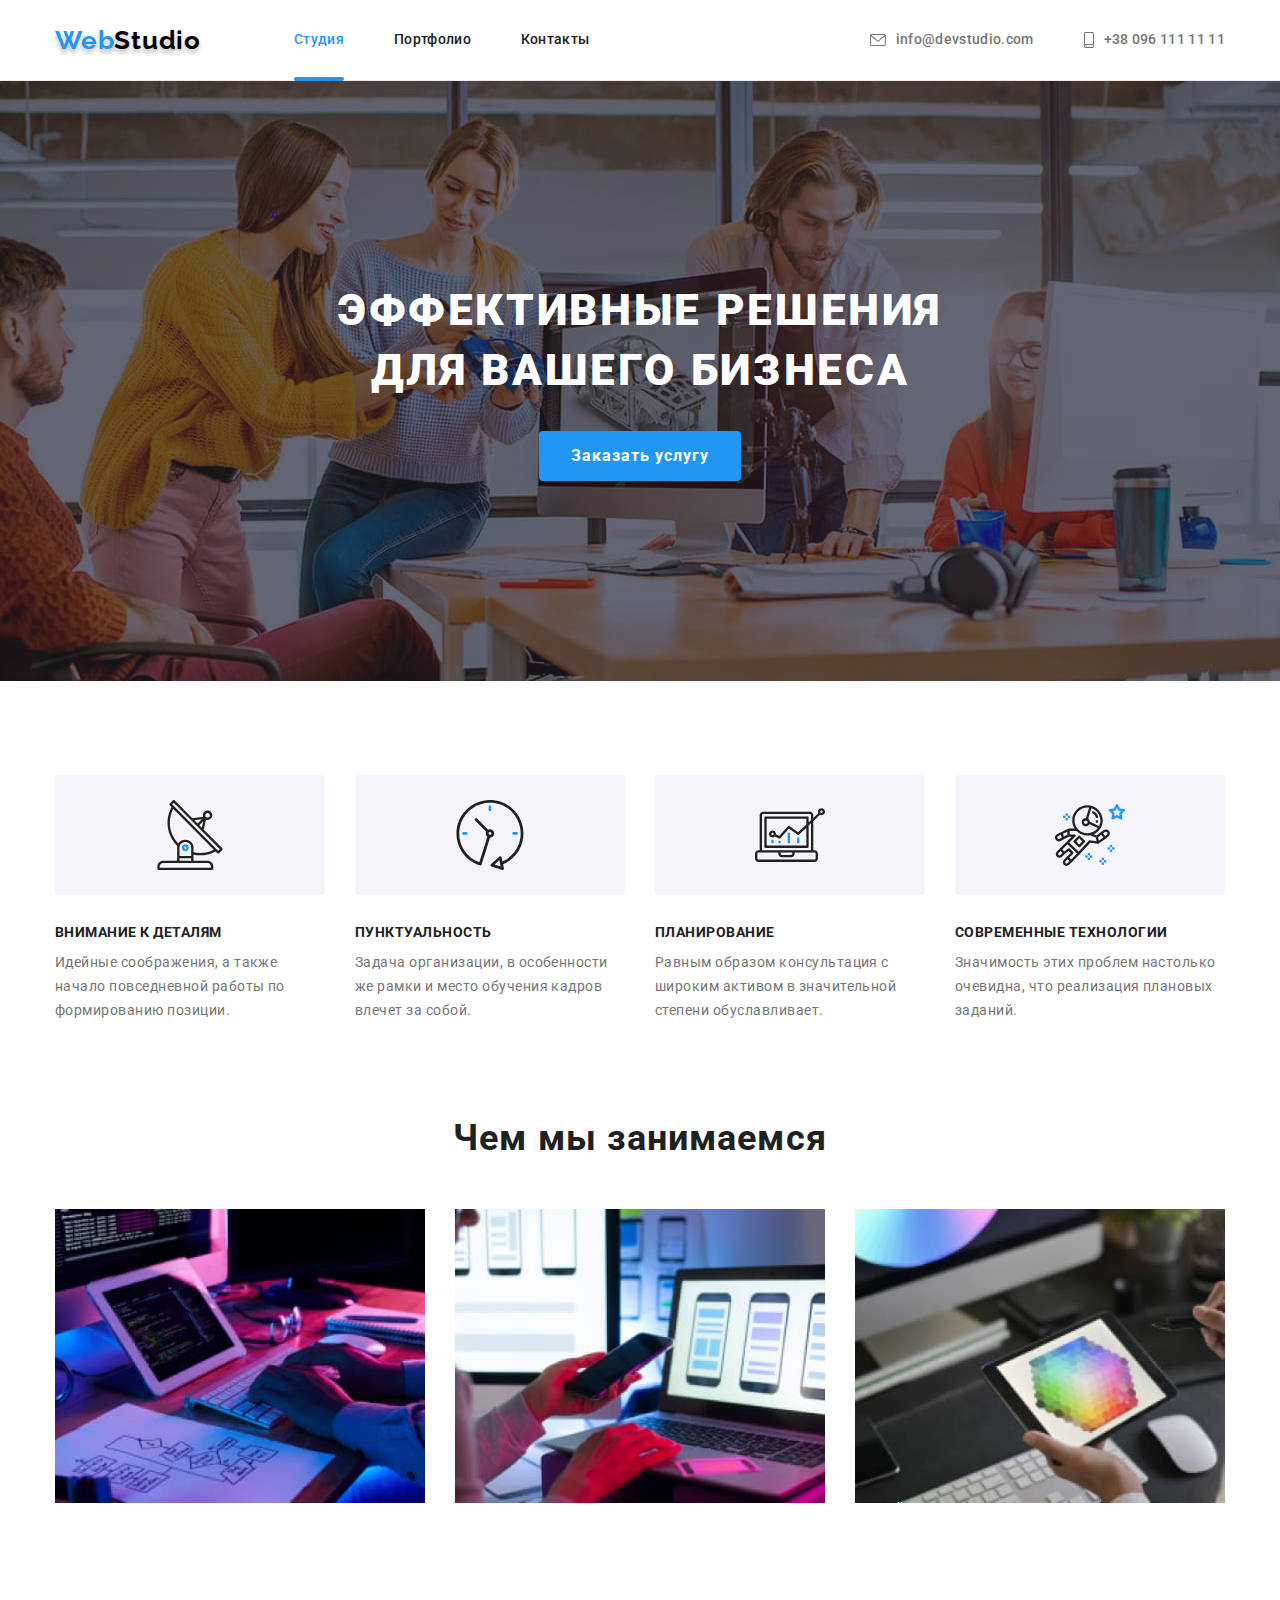
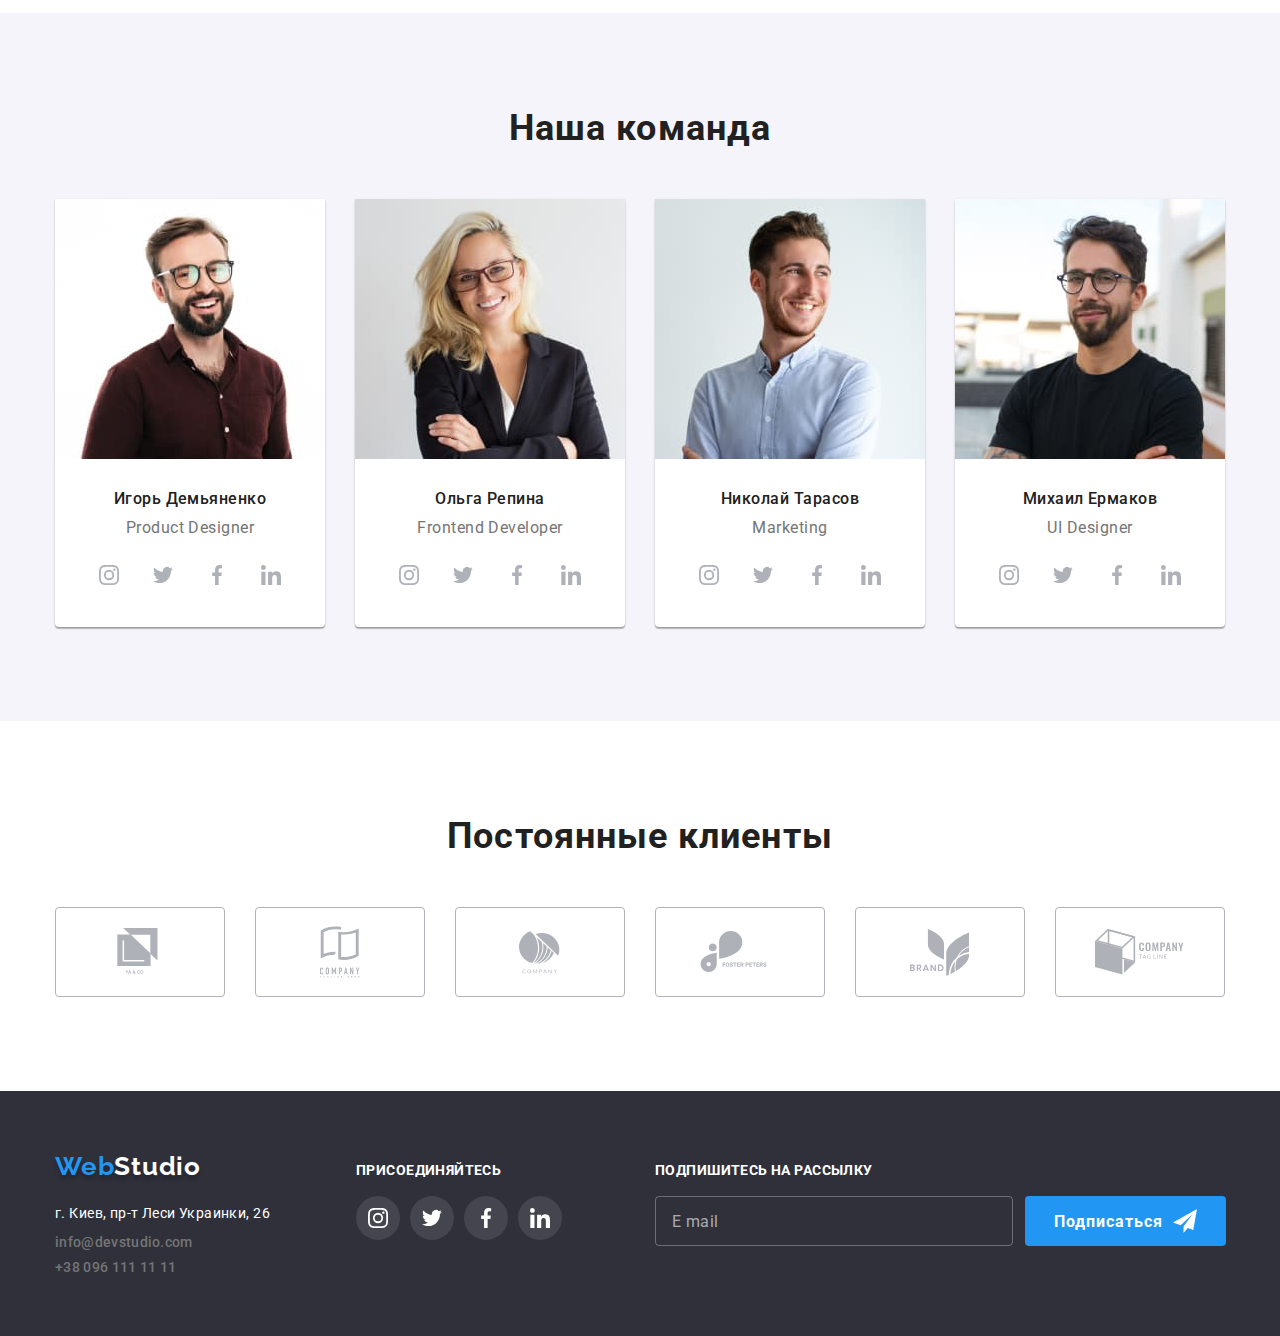
<file: index.html>
<!DOCTYPE html>
<html lang="ru">
	<head>
		<meta charset="UTF-8" />
		<meta name="viewport" content="width=device-width, initial-scale=1.0" />
		<title>WebStudio</title>
		<link
			rel="stylesheet"
			href="https://fonts.googleapis.com/css2?family=Raleway:wght@700&family=Roboto:wght@400;500;700;900&display=fallback"
		/>
		<link rel="stylesheet" href="./css/normalize.css" />
		<link rel="stylesheet" href="./css/styles.css" />
	</head>
	<body>
		<!--Шапка-->
		<header class="page-header">
			<div class="container flexbox">
				<nav class="nav flexbox">
					<a href="./index.html" class="logo-title"><span class="current">Web</span>Studio</a>
					<ul class="site-nav">
						<li class="site-item">
							<a href="./index.html" class="link current">Студия</a>
						</li>
						<li class="site-item">
							<a href="./portfolio.html" class="link">Портфолио</a>
						</li>
						<li class="site-item"><a href="./" class="link" data-modal-open>Контакты</a></li>
					</ul>
				</nav>
				<ul class="contacts-list">
					<li class="contacts-item">
						<a href="mailto:info@devstudio.com" class="contacts link">
							<svg class="mail-icon">
								<use href="./images/icons/sprite.svg#icon-mail"></use>
							</svg>
							info@devstudio.com
						</a>
					</li>
					<li class="contacts-item">
						<a href="tel:+380961111111" class="contacts link">
							<svg class="phone-icon">
								<use href="./images/icons/sprite.svg#icon-phone"></use>
							</svg>
							+38 096 111 11 11
						</a>
					</li>
				</ul>
			</div>
		</header>

		<!--Главное-->
		<main class="border">
			<!-- Герой -->
			<section class="hero">
				<h1 class="title">ЭФФЕКТИВНЫЕ РЕШЕНИЯ ДЛЯ ВАШЕГО БИЗНЕСА</h1>
				<button type="button" class="button" data-modal-open>Заказать услугу</button>
			</section>
			<!-- Преимущества -->
			<section class="section feature">
				<div class="container">
					<h2 class="section-title visually-hidden">Наши преимущества</h2>
					<ul class="section-list flexbox">
						<li class="section-item">
							<h3 class="title">Внимание к деталям</h3>
							<p class="text">
								Идейные соображения, а также начало повседневной работы по формированию позиции.
							</p>
						</li>
						<li class="section-item">
							<h3 class="title">Пунктуальность</h3>
							<p class="text">
								Задача организации, в особенности же рамки и место обучения кадров влечет за собой.
							</p>
						</li>
						<li class="section-item">
							<h3 class="title">Планирование</h3>
							<p class="text">
								Равным образом консультация с широким активом в значительной степени обуславливает.
							</p>
						</li>
						<li class="section-item">
							<h3 class="title">Современные технологии</h3>
							<p class="text">
								Значимость этих проблем настолько очевидна, что реализация плановых заданий.
							</p>
						</li>
					</ul>
				</div>
			</section>
			<!-- Наши работы -->
			<section class="section work">
				<div class="container">
					<h2 class="section-title">Чем мы занимаемся</h2>
					<ul class="work-list flexbox">
						<li class="work-item">
							<img src="./images/features/box1.jpg" alt="Человек сидит за ноутбуком" width="370" />
							<h3 class="text">ДЕСКТОПНЫЕ ПРИЛОЖЕНИЯ</h3>
						</li>
						<li class="work-item">
							<img
								src="./images/features/box2.jpg"
								alt="Презентация приложения три версии"
								width="370"
							/>
							<h3 class="text">МОБИЛЬНЫЕ ПРИЛОЖЕНИЯ</h3>
						</li>
						<li class="work-item">
							<img
								src="./images/features/box3.jpg"
								alt="Диаграмма РГБ показаны сотами"
								width="370"
							/>
							<h3 class="text">ДИЗАЙНЕРСКИЕ РЕШЕНИЯ</h3>
						</li>
					</ul>
				</div>
			</section>
			<!-- Команда -->
			<section class="section team">
				<div class="container">
					<h2 class="section-title">Наша команда</h2>
					<ul class="team-list flexbox">
						<li class="team-item">
							<img
								src="./images/team/productdesigner.jpg"
								alt="Мужчина в очках и боробой"
								width="270"
							/>
							<h3 class="title">Игорь Демьяненко</h3>
							<p class="text">Product Designer</p>
							<ul class="social-icon-list flexbox">
								<li class="social-icon-item">
									<a
										class="social-icon-link"
										href="https://www.instagram.com/"
										target="_blank"
										rel="noopener noreferrer"
										aria-label="ссылка Инстаграм"
									>
										<svg class="social-icon">
											<use href="./images/icons/sprite.svg#icon-instagram"></use>
										</svg>
									</a>
								</li>
								<li class="social-icon-item">
									<a
										class="social-icon-link"
										href="https://twitter.com/"
										target="_blank"
										rel="noopener noreferrer"
										aria-label="ссылка Твиттер"
									>
										<svg class="social-icon">
											<use href="./images/icons/sprite.svg#icon-twitter"></use>
										</svg>
									</a>
								</li>
								<li class="social-icon-item">
									<a
										class="social-icon-link"
										href="https://facebook.com/"
										target="_blank"
										rel="noopener noreferrer"
										aria-label="ссылка Фейсбук"
									>
										<svg class="social-icon">
											<use href="./images/icons/sprite.svg#icon-facebook"></use>
										</svg>
									</a>
								</li>
								<li class="social-icon-item">
									<a
										class="social-icon-link"
										href="https://www.linkedin.com/"
										target="_blank"
										rel="noopener noreferrer"
										aria-label="ссылка Линкедин"
									>
										<svg class="social-icon">
											<use href="./images/icons/sprite.svg#icon-linkedin"></use>
										</svg>
									</a>
								</li>
							</ul>
						</li>
						<li class="team-item">
							<img src="./images/team/frontend.jpg" alt="Женщина в очках улыбается" width="270" />
							<h3 class="title">Ольга Репина</h3>
							<p class="text">Frontend Developer</p>
							<ul class="social-icon-list flexbox">
								<li class="social-icon-item">
									<a
										class="social-icon-link"
										href="https://www.instagram.com/"
										target="_blank"
										rel="noopener noreferrer"
										aria-label="ссылка Инстаграм"
									>
										<svg class="social-icon">
											<use href="./images/icons/sprite.svg#icon-instagram"></use>
										</svg>
									</a>
								</li>
								<li class="social-icon-item">
									<a
										class="social-icon-link"
										href="https://twitter.com/"
										target="_blank"
										rel="noopener noreferrer"
										aria-label="ссылка Твиттер"
									>
										<svg class="social-icon">
											<use href="./images/icons/sprite.svg#icon-twitter"></use>
										</svg>
									</a>
								</li>
								<li class="social-icon-item">
									<a
										class="social-icon-link"
										href="https://facebook.com/"
										target="_blank"
										rel="noopener noreferrer"
										aria-label="ссылка Фейсбук"
									>
										<svg class="social-icon">
											<use href="./images/icons/sprite.svg#icon-facebook"></use>
										</svg>
									</a>
								</li>
								<li class="social-icon-item">
									<a
										class="social-icon-link"
										href="https://www.linkedin.com/"
										target="_blank"
										rel="noopener noreferrer"
										aria-label="ссылка Линкедин"
									>
										<svg class="social-icon">
											<use href="./images/icons/sprite.svg#icon-linkedin"></use>
										</svg>
									</a>
								</li>
							</ul>
						</li>
						<li class="team-item">
							<img src="./images/team/marketing.jpg" alt="Мужчина в голубой руюашке" width="270" />
							<h3 class="title">Николай Тарасов</h3>
							<p class="text">Marketing</p>
							<ul class="social-icon-list flexbox">
								<li class="social-icon-item">
									<a
										class="social-icon-link"
										href="https://www.instagram.com/"
										target="_blank"
										rel="noopener noreferrer"
										aria-label="ссылка Инстаграм"
									>
										<svg class="social-icon">
											<use href="./images/icons/sprite.svg#icon-instagram"></use>
										</svg>
									</a>
								</li>
								<li class="social-icon-item">
									<a
										class="social-icon-link"
										href="https://twitter.com/"
										target="_blank"
										rel="noopener noreferrer"
										aria-label="ссылка Твиттер"
									>
										<svg class="social-icon">
											<use href="./images/icons/sprite.svg#icon-twitter"></use>
										</svg>
									</a>
								</li>
								<li class="social-icon-item">
									<a
										class="social-icon-link"
										href="https://facebook.com/"
										target="_blank"
										rel="noopener noreferrer"
										aria-label="ссылка Фейсбук"
									>
										<svg class="social-icon">
											<use href="./images/icons/sprite.svg#icon-facebook"></use>
										</svg>
									</a>
								</li>
								<li class="social-icon-item">
									<a
										class="social-icon-link"
										href="https://www.linkedin.com/"
										target="_blank"
										rel="noopener noreferrer"
										aria-label="ссылка Линкедин"
									>
										<svg class="social-icon">
											<use href="./images/icons/sprite.svg#icon-linkedin"></use>
										</svg>
									</a>
								</li>
							</ul>
						</li>
						<li class="team-item">
							<img
								src="./images/team/uidesigner.jpg"
								alt="Мужчина в черной футболке улыбается"
								width="270"
							/>
							<h3 class="title">Михаил Ермаков</h3>
							<p class="text">UI Designer</p>
							<ul class="social-icon-list flexbox">
								<li class="social-icon-item">
									<a
										class="social-icon-link"
										href="https://www.instagram.com/"
										target="_blank"
										rel="noopener noreferrer"
										aria-label="ссылка Инстаграм"
									>
										<svg class="social-icon">
											<use href="./images/icons/sprite.svg#icon-instagram"></use>
										</svg>
									</a>
								</li>
								<li class="social-icon-item">
									<a
										class="social-icon-link"
										href="https://twitter.com/"
										target="_blank"
										rel="noopener noreferrer"
										aria-label="ссылка Твиттер"
									>
										<svg class="social-icon">
											<use href="./images/icons/sprite.svg#icon-twitter"></use>
										</svg>
									</a>
								</li>
								<li class="social-icon-item">
									<a
										class="social-icon-link"
										href="https://facebook.com/"
										target="_blank"
										rel="noopener noreferrer"
										aria-label="ссылка Фейсбук"
									>
										<svg class="social-icon">
											<use href="./images/icons/sprite.svg#icon-facebook"></use>
										</svg>
									</a>
								</li>
								<li class="social-icon-item">
									<a
										class="social-icon-link"
										href="https://www.linkedin.com/"
										target="_blank"
										rel="noopener noreferrer"
										aria-label="ссылка Линкедин"
									>
										<svg class="social-icon">
											<use href="./images/icons/sprite.svg#icon-linkedin"></use>
										</svg>
									</a>
								</li>
							</ul>
						</li>
					</ul>
				</div>
			</section>
			<section class="section">
				<div class="container">
					<h2 class="section-title clients">Постоянные клиенты</h2>
					<ul class="clients-list flexbox">
						<li class="clients-item">
							<a href="#" class="clients-link">
								<svg class="clients-icon" width="45px" height="49px">
									<use href="./images/icons/sprite.svg#icon-logo1"></use>
								</svg>
							</a>
						</li>
						<li class="clients-item">
							<a href="#" class="clients-link">
								<svg class="clients-icon" width="40px" height="52px">
									<use href="./images/icons/sprite.svg#icon-logo2"></use>
								</svg>
							</a>
						</li>
						<li class="clients-item">
							<a href="#" class="clients-link">
								<svg class="clients-icon" width="41px" height="43px">
									<use href="./images/icons/sprite.svg#icon-logo3"></use>
								</svg>
							</a>
						</li>
						<li class="clients-item">
							<a href="#" class="clients-link">
								<svg class="clients-icon" width="80px" height="42px">
									<use href="./images/icons/sprite.svg#icon-logo4"></use>
								</svg>
							</a>
						</li>
						<li class="clients-item">
							<a href="#" class="clients-link">
								<svg class="clients-icon" width="59px" height="47px">
									<use href="./images/icons/sprite.svg#icon-logo5"></use>
								</svg>
							</a>
						</li>
						<li class="clients-item">
							<a href="#" class="clients-link">
								<svg class="clients-icon" width="89px" height="46px">
									<use href="./images/icons/sprite.svg#icon-logo6"></use>
								</svg>
							</a>
						</li>
					</ul>
				</div>
			</section>
		</main>

		<!--Футер-->
		<footer class="footer">
			<div class="container flexbox">
				<div class="left-side flexbox">
					<div class="cont-map">
						<a href="./index.html" class="logo-title"><span class="logo">Web</span>Studio</a>

						<ul class="contacts-list">
							<li class="contacts-item">
								<address class="address">
									<p class="map-address">г. Киев, пр-т Леси Украинки, 26</p>
								</address>
							</li>
							<li class="contacts-item">
								<a href="mailto:info@devstudio.com" class="contacts">info@devstudio.com</a>
							</li>
							<li class="contacts-item">
								<a href="tel:+380961111111" class="contacts">+38 096 111 11 11</a>
							</li>
						</ul>
					</div>
				</div>
				<div class="second-side flexbox">
					<div class="social-links">
						<h3 class="subscribe">присоединяйтесь</h3>
						<ul class="social-icon-list flexbox">
							<li class="social-icon-item">
								<a
									class="social-icon-link"
									href="https://www.instagram.com/"
									target="_blank"
									rel="noopener noreferrer"
									aria-label="ссылка Инстаграм"
								>
									<svg class="social-icon">
										<use href="./images/icons/sprite.svg#icon-instagram"></use>
									</svg>
								</a>
							</li>
							<li class="social-icon-item">
								<a
									class="social-icon-link"
									href="https://twitter.com/"
									target="_blank"
									rel="noopener noreferrer"
									aria-label="ссылка Твиттер"
								>
									<svg class="social-icon">
										<use href="./images/icons/sprite.svg#icon-twitter"></use>
									</svg>
								</a>
							</li>
							<li class="social-icon-item">
								<a
									class="social-icon-link"
									href="https://facebook.com/"
									target="_blank"
									rel="noopener noreferrer"
									aria-label="ссылка Фейсбук"
								>
									<svg class="social-icon">
										<use href="./images/icons/sprite.svg#icon-facebook"></use>
									</svg>
								</a>
							</li>
							<li class="social-icon-item">
								<a
									class="social-icon-link"
									href="https://www.linkedin.com/"
									target="_blank"
									rel="noopener noreferrer"
									aria-label="ссылка Линкедин"
								>
									<svg class="social-icon">
										<use href="./images/icons/sprite.svg#icon-linkedin"></use>
									</svg>
								</a>
							</li>
						</ul>
					</div>
				</div>
				<div class="form-footer">
					<h3 class="subscribe">Подпишитесь на рассылку</h3>
					<form class="form-foot">
						<label class="form-field">
							<input
								type="mail"
								class="form-inp"
								name="user-mail"
								autocomplete="on"
								placeholder="E mail"
							/>
							<button class="button" type="submit">
								Подписаться
								<svg class="icon-sub" width="24px" height="24px">
									<use href="./images/icons/sprite.svg#icon-send"></use>
								</svg>
							</button>
						</label>
					</form>
				</div>
			</div>
		</footer>
		<div class="backdrop is-hidden" data-modal>
			<div class="modal">
				<button class="button-close" data-modal-close>
					<svg class="icon" width="11px" height="11px">
						<use href="./images/icons/sprite.svg#icon-close-modal"></use>
					</svg>
				</button>

				<form class="form js-speaker-form" autocomplete="off">
					<h2 class="title">Оставьте свои данные, мы вам перезвоним</h2>

					<label class="form-field">
						<span class="form-label">Имя</span>
						<input type="text" class="form-input" name="user-name" placeholder=" " />
						<svg class="user-icon">
							<use href="./images/icons/sprite.svg#icon-user-name"></use>
						</svg>
					</label>

					<label class="form-field">
						<span class="form-label">Телефон</span>
						<input type="tel" class="form-input" name="user-phone" placeholder=" " />
						<svg class="user-icon">
							<use href="./images/icons/sprite.svg#icon-user-phone"></use>
						</svg>
					</label>

					<label class="form-field">
						<span class="form-label">Почта</span>
						<input
							type="mail"
							class="form-input"
							name="user-mail"
							id="user-mail"
							autocomplete="on"
							placeholder=" "
						/>
						<svg class="user-icon">
							<use href="./images/icons/sprite.svg#icon-user-mail"></use>
						</svg>
					</label>

					<label class="form-field comment">
						<span class="form-label">Комментарий</span>
						<textarea name="user-comment" placeholder="Введите текст"></textarea>
					</label>

					<label class="form-field policy">
						<input type="checkbox" name="policy" class="checkbox visually-hidden" />
						<span class="check-icon"></span>
						<span class="policy-label">
							Соглашаюсь с рассылкой и принимаю<a href="#" class="policy-link current">
								Условия договора
							</a>
						</span>
					</label>
					<button class="button" type="submit">Отправить</button>
				</form>
			</div>
		</div>
		<script src="./js/modal-form.js"></script>
		<script src="./js/modal.js"></script>
	</body>
</html>
</file>
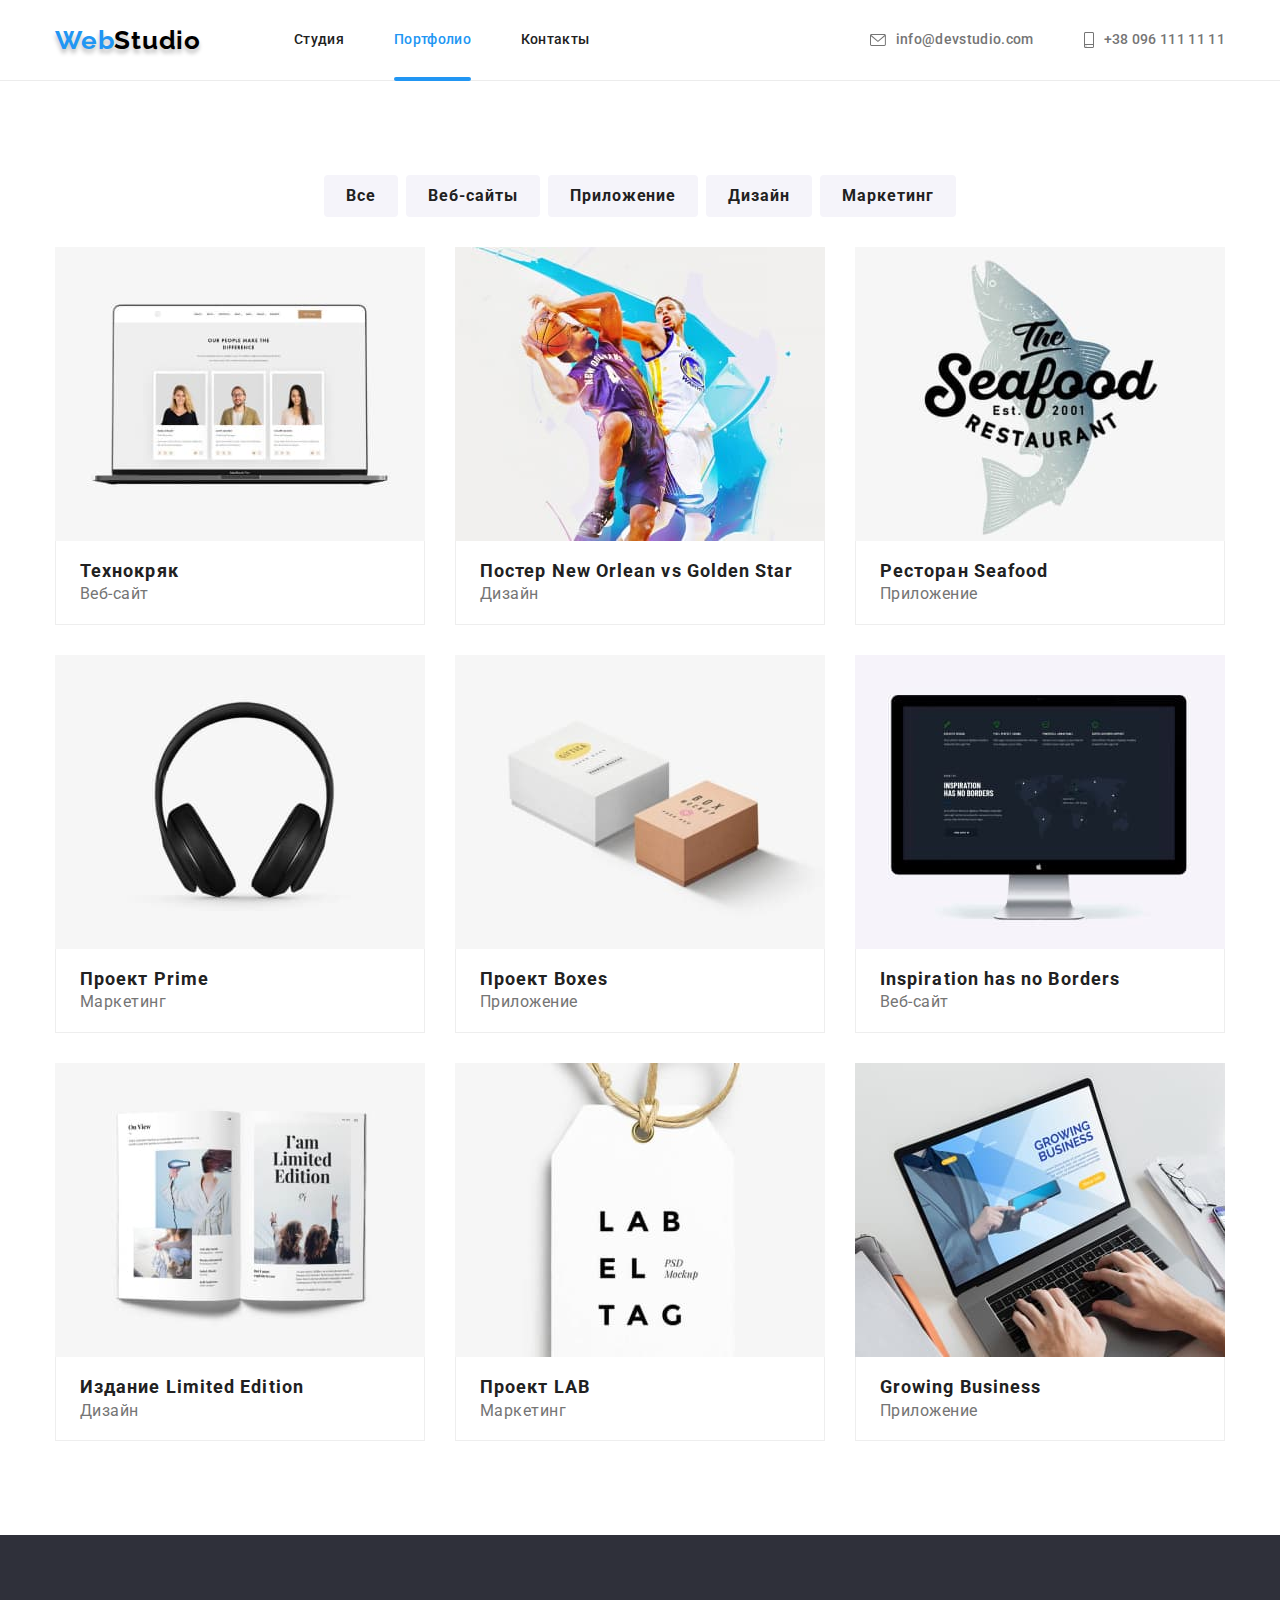
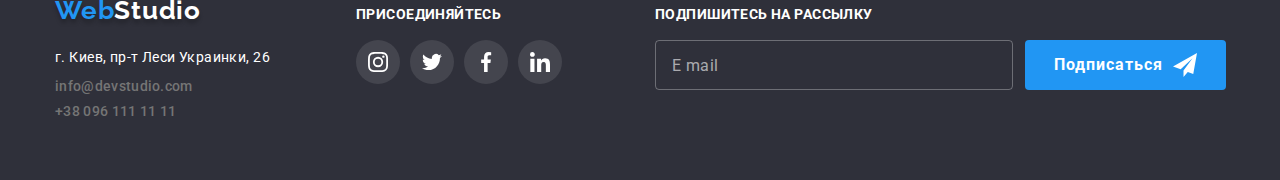
<file: portfolio.html>
<!DOCTYPE html>
<html lang="ru">
	<head>
		<meta charset="UTF-8" />
		<meta name="viewport" content="width=device-width, initial-scale=1.0" />
		<title>Portfolio</title>
		<link
			rel="stylesheet"
			href="https://fonts.googleapis.com/css2?family=Raleway:wght@700&family=Roboto:wght@400;500;700;900&display=fallback"
		/>
		<link rel="stylesheet" href="./css/normalize.css" />
		<link rel="stylesheet" href="./css/styles.css" />
	</head>
	<body>
		<!--Шапка-->
		<header class="page-header">
			<div class="container flexbox">
				<nav class="nav flexbox">
					<a href="./index.html" class="logo-title"><span class="current">Web</span>Studio</a>
					<ul class="site-nav">
						<li class="site-item">
							<a href="./index.html" class="link">Студия</a>
						</li>
						<li class="site-item">
							<a href="./portfolio.html" class="link current">Портфолио</a>
						</li>
						<li class="site-item"><a href="./" class="link" data-modal-open>Контакты</a></li>
					</ul>
				</nav>
				<ul class="contacts-list">
					<li class="contacts-item">
						<a href="mailto:info@devstudio.com" class="contacts link">
							<svg class="mail-icon">
								<use href="./images/icons/sprite.svg#icon-mail"></use>
							</svg>
							info@devstudio.com
						</a>
					</li>
					<li class="contacts-item">
						<a href="tel:+380961111111" class="contacts link">
							<svg class="phone-icon">
								<use href="./images/icons/sprite.svg#icon-phone"></use>
							</svg>
							+38 096 111 11 11
						</a>
					</li>
				</ul>
			</div>
		</header>
		<!--Главное-->
		<main class="border">
			<section class="section filt">
				<div class="container">
					<h1 class="title visually-hidden">Портфолио фирмы</h1>
					<ul class="filter flexbox">
						<li class="filter-item"><button type="button" class="button">Все</button></li>
						<li class="filter-item"><button type="button" class="button">Веб-сайты</button></li>
						<li class="filter-item"><button type="button" class="button">Приложение</button></li>
						<li class="filter-item"><button type="button" class="button">Дизайн</button></li>
						<li class="filter-item"><button type="button" class="button">Маркетинг</button></li>
					</ul>
					<ul class="gallery-list flexbox">
						<li class="gallery-item">
							<a class="gallery-link" href="#">
								<div class="thumb">
									<img
										src="./images/portfolio/technokriak.jpg"
										alt="Проект Технокряк"
										width="370"
									/>
									<div class="gallery-overlay">
										<p class="desc">
											Технокряк это современная площадка распространения коронавируса. Компании
											используют эту платформу для цифрового шпионажа и атак на защищённые сервера
											конкурентов
										</p>
									</div>
								</div>
								<div class="card-content">
									<h2 class="title">Технокряк</h2>
									<p class="text">Веб-сайт</p>
								</div>
							</a>
						</li>
						<li class="gallery-item">
							<a class="gallery-link" href="#">
								<div class="thumb">
									<img
										src="./images/portfolio/goldenstar.jpg"
										alt="Проект золотая звезда"
										width="370"
									/>
									<div class="gallery-overlay">
										<p class="desc">
											Технокряк это современная площадка распространения коронавируса. Компании
											используют эту платформу для цифрового шпионажа и атак на защищённые сервера
											конкурентов
										</p>
									</div>
								</div>
								<div class="card-content">
									<h2 class="title">Постер New Orlean vs Golden Star</h2>
									<p class="text">Дизайн</p>
								</div>
							</a>
						</li>
						<li class="gallery-item">
							<a class="gallery-link" href="#">
								<div class="thumb">
									<img src="./images/portfolio/seafood.jpg" alt="Проект Еда моря" width="370" />
									<div class="gallery-overlay">
										<p class="desc">
											Технокряк это современная площадка распространения коронавируса. Компании
											используют эту платформу для цифрового шпионажа и атак на защищённые сервера
											конкурентов
										</p>
									</div>
								</div>
								<div class="card-content">
									<h2 class="title">Ресторан Seafood</h2>
									<p class="text">Приложение</p>
								</div>
							</a>
						</li>
						<li class="gallery-item">
							<a class="gallery-link" href="#">
								<div class="thumb">
									<img src="./images/portfolio/prime.jpg" alt="Проект простое число" width="370" />
									<div class="gallery-overlay">
										<p class="desc">
											Технокряк это современная площадка распространения коронавируса. Компании
											используют эту платформу для цифрового шпионажа и атак на защищённые сервера
											конкурентов
										</p>
									</div>
								</div>
								<div class="card-content">
									<h2 class="title">Проект Prime</h2>
									<p class="text">Маркетинг</p>
								</div>
							</a>
						</li>
						<li class="gallery-item">
							<a class="gallery-link" href="#">
								<div class="thumb">
									<img src="./images/portfolio/boxes.jpg" alt="Проект коробки" width="370" />
									<div class="gallery-overlay">
										<p class="desc">
											Технокряк это современная площадка распространения коронавируса. Компании
											используют эту платформу для цифрового шпионажа и атак на защищённые сервера
											конкурентов
										</p>
									</div>
								</div>
								<div class="card-content">
									<h2 class="title">Проект Boxes</h2>
									<p class="text">Приложение</p>
								</div>
							</a>
						</li>
						<li class="gallery-item">
							<a class="gallery-link" href="#">
								<div class="thumb">
									<img
										src="./images/portfolio/bordersinspiration.jpg"
										alt="Проект пограничное вдохновение"
										width="370"
									/>
									<div class="gallery-overlay">
										<p class="desc">
											Технокряк это современная площадка распространения коронавируса. Компании
											используют эту платформу для цифрового шпионажа и атак на защищённые сервера
											конкурентов
										</p>
									</div>
								</div>
								<div class="card-content">
									<h2 class="title">Inspiration has no Borders</h2>
									<p class="text">Веб-сайт</p>
								</div>
							</a>
						</li>
						<li class="gallery-item">
							<a class="gallery-link" href="#">
								<div class="thumb">
									<img
										src="./images/portfolio/limitededition.jpg"
										alt="Проект ограниченный выпуск"
										width="370"
									/>
									<div class="gallery-overlay">
										<p class="desc">
											Технокряк это современная площадка распространения коронавируса. Компании
											используют эту платформу для цифрового шпионажа и атак на защищённые сервера
											конкурентов
										</p>
									</div>
								</div>
								<div class="card-content">
									<h2 class="title">Издание Limited Edition</h2>
									<p class="text">Дизайн</p>
								</div>
							</a>
						</li>
						<li class="gallery-item">
							<a class="gallery-link" href="#">
								<div class="thumb">
									<img src="./images/portfolio/lab.jpg" alt="Проект Лаб" width="370" />
									<div class="gallery-overlay">
										<p class="desc">
											Технокряк это современная площадка распространения коронавируса. Компании
											используют эту платформу для цифрового шпионажа и атак на защищённые сервера
											конкурентов
										</p>
									</div>
								</div>
								<div class="card-content">
									<h2 class="title">Проект LAB</h2>
									<p class="text">Маркетинг</p>
								</div>
							</a>
						</li>
						<li class="gallery-item">
							<a class="gallery-link" href="#">
								<div class="thumb">
									<img
										src="./images/portfolio/growingbusiness.jpg"
										alt="Проект растущий бизнес"
										width="370"
									/>
									<div class="gallery-overlay">
										<p class="desc">
											Технокряк это современная площадка распространения коронавируса. Компании
											используют эту платформу для цифрового шпионажа и атак на защищённые сервера
											конкурентов
										</p>
									</div>
								</div>
								<div class="card-content">
									<h2 class="title">Growing Business</h2>
									<p class="text">Приложение</p>
								</div>
							</a>
						</li>
					</ul>
				</div>
			</section>
		</main>
		<!--Футер-->
		<footer class="footer">
			<div class="container flexbox">
				<div class="left-side flexbox">
					<div class="cont-map">
						<a href="./index.html" class="logo-title"><span class="logo">Web</span>Studio</a>

						<ul class="contacts-list">
							<li class="contacts-item">
								<address class="address">
									<p class="map-address">г. Киев, пр-т Леси Украинки, 26</p>
								</address>
							</li>
							<li class="contacts-item">
								<a href="mailto:info@devstudio.com" class="contacts">info@devstudio.com</a>
							</li>
							<li class="contacts-item">
								<a href="tel:+380961111111" class="contacts">+38 096 111 11 11</a>
							</li>
						</ul>
					</div>
				</div>
				<div class="second-side flexbox">
					<div class="social-links">
						<h3 class="subscribe">присоединяйтесь</h3>
						<ul class="social-icon-list flexbox">
							<li class="social-icon-item">
								<a
									class="social-icon-link"
									href="https://www.instagram.com/"
									target="_blank"
									rel="noopener noreferrer"
									aria-label="ссылка Инстаграм"
								>
									<svg class="social-icon">
										<use href="./images/icons/sprite.svg#icon-instagram"></use>
									</svg>
								</a>
							</li>
							<li class="social-icon-item">
								<a
									class="social-icon-link"
									href="https://twitter.com/"
									target="_blank"
									rel="noopener noreferrer"
									aria-label="ссылка Твиттер"
								>
									<svg class="social-icon">
										<use href="./images/icons/sprite.svg#icon-twitter"></use>
									</svg>
								</a>
							</li>
							<li class="social-icon-item">
								<a
									class="social-icon-link"
									href="https://facebook.com/"
									target="_blank"
									rel="noopener noreferrer"
									aria-label="ссылка Фейсбук"
								>
									<svg class="social-icon">
										<use href="./images/icons/sprite.svg#icon-facebook"></use>
									</svg>
								</a>
							</li>
							<li class="social-icon-item">
								<a
									class="social-icon-link"
									href="https://www.linkedin.com/"
									target="_blank"
									rel="noopener noreferrer"
									aria-label="ссылка Линкедин"
								>
									<svg class="social-icon">
										<use href="./images/icons/sprite.svg#icon-linkedin"></use>
									</svg>
								</a>
							</li>
						</ul>
					</div>
				</div>
				<div class="form-footer">
					<h3 class="subscribe">Подпишитесь на рассылку</h3>
					<form class="form-foot">
						<label class="form-field">
							<input
								type="mail"
								class="form-inp"
								name="user-mail"
								autocomplete="on"
								placeholder="E mail"
							/>
							<button class="button" type="submit">
								Подписаться
								<svg class="icon-sub" width="24px" height="24px">
									<use href="./images/icons/sprite.svg#icon-send"></use>
								</svg>
							</button>
						</label>
					</form>
				</div>
			</div>
		</footer>
		<div class="backdrop is-hidden" data-modal>
			<div class="modal">
				<button class="button-close" data-modal-close>
					<svg class="icon" width="11px" height="11px">
						<use href="./images/icons/sprite.svg#icon-close-modal"></use>
					</svg>
				</button>

				<form class="form js-speaker-form" autocomplete="off">
					<h2 class="title">Оставьте свои данные, мы вам перезвоним</h2>

					<label class="form-field">
						<span class="form-label">Имя</span>
						<input type="text" class="form-input" name="user-name" placeholder=" " />
						<svg class="user-icon">
							<use href="./images/icons/sprite.svg#icon-user-name"></use>
						</svg>
					</label>

					<label class="form-field">
						<span class="form-label">Телефон</span>
						<input type="tel" class="form-input" name="user-phone" placeholder=" " />
						<svg class="user-icon">
							<use href="./images/icons/sprite.svg#icon-user-phone"></use>
						</svg>
					</label>

					<label class="form-field">
						<span class="form-label">Почта</span>
						<input
							type="mail"
							class="form-input"
							name="user-mail"
							id="user-mail"
							autocomplete="on"
							placeholder=" "
						/>
						<svg class="user-icon">
							<use href="./images/icons/sprite.svg#icon-user-mail"></use>
						</svg>
					</label>

					<label class="form-field comment">
						<span class="form-label">Комментарий</span>
						<textarea name="user-comment" placeholder="Введите текст"></textarea>
					</label>

					<label class="form-field policy">
						<input type="checkbox" name="policy" class="checkbox visually-hidden" />
						<span class="check-icon"></span>
						<span class="policy-label">
							Соглашаюсь с рассылкой и принимаю<a href="#" class="policy-link current">
								Условия договора
							</a>
						</span>
					</label>
					<button class="button" type="submit">Отправить</button>
				</form>
			</div>
		</div>
	</body>
</html>
</file>
<file: css/styles.css>
:root {
	--lightblue-color: #2196f3;
	--white-color: #ffffff;
	--second-text-color: #757575;
	--main-text-color: #212121;
	--back-color: #2f303a;
	--lightgray-color: #f5f4fa;
	--black-color: #000000;
	--link-color: #afb1b8;
	--timing: cubic-bezier(0.4, 0, 0.2, 1);
}
body {
	font-family: "Roboto", sans-serif;
	font-weight: 400;
	letter-spacing: 0.02em;
	color: var(--main-text-color);
	background-color: var(--white-color);
}
img {
	display: block;
	max-width: 100%;
	height: auto;
}
textarea {
	resize: none;
}
.container {
	width: 1200px;
	padding-left: 15px;
	padding-right: 15px;
	margin-right: auto;
	margin-left: auto;
}
.flexbox {
	display: flex;
}
.center {
	display: flex;
	align-items: center;
	text-align: center;
	justify-content: center;
}
/* header section */
.nav {
	align-items: center;
}
.page-header {
	background-color: var(--white-color);
}
.logo-title {
	font-family: "Raleway", sans-serif;
	color: var(--black-color);
	font-weight: 700;
	font-size: 26px;
	line-height: 1.19;
	letter-spacing: 0.03em;
	text-shadow: 0px 4px 4px rgba(0, 0, 0, 0.25);
	margin-right: 93px;
}
.logo {
	color: var(--lightblue-color);
}
.link {
	display: block;
	padding-bottom: 32px;
	padding-top: 32px;
	color: var(--main-text-color);
	transition: color 0.25s var(--timing);
}
.site-nav {
	display: flex;
	font-weight: 500;
	font-size: 14px;
	line-height: 1.14;
}
.site-item:not(:last-child) {
	margin-right: 50px;
}
.current {
	color: var(--lightblue-color);
}
.site-nav .link:hover,
.site-nav .link:focus {
	color: var(--lightblue-color);
	transition: color 0.25s var(--timing);
}
.site-nav .link.current {
	position: relative;
}
.site-nav .link.current:before {
	content: " ";
	position: absolute;
	bottom: -1.2px;
	left: 0px;
	width: 100%;
	height: 4px;
	background-color: var(--lightblue-color);
	border-radius: 2px;
}
.contacts-list {
	display: flex;
	align-items: center;
	margin-left: auto;
}
.contacts-item:not(:last-child) {
	margin-right: 50px;
}
.contacts-list .contacts {
	display: flex;
	align-items: center;
	font-weight: 500;
	font-size: 14px;
	line-height: 1.14;
	color: var(--second-text-color);
	transition: color 0.25s var(--timing);
}
.contacts-list .contacts:hover,
.contacts-list .contacts:focus {
	color: var(--lightblue-color);
	transition: color 0.25s var(--timing);
}
.phone-icon {
	width: 10px;
	height: 16px;
	margin-right: 10px;
	fill: var(--second-text-color);
	transition: fill 0.25s var(--timing);
}
.mail-icon {
	width: 16px;
	height: 12px;
	margin-right: 10px;
	fill: var(--second-text-color);
	transition: fill 0.25s var(--timing);
}
.contacts.link:hover .mail-icon,
.contacts.link:hover .phone-icon {
	fill: var(--lightblue-color);
	transition: fill 0.25s var(--timing);
}
.contacts.link:focus .mail-icon,
.contacts.link:focus .phone-icon {
	fill: var(--lightblue-color);
	transition: fill 0.25s var(--timing);
}
/* hero section */
.border {
	border-top: 1px solid #ececec;
}
.section {
	padding-top: 94px;
	padding-bottom: 94px;
}
.hero {
	display: flex;
	flex-direction: column;
	justify-content: center;
	align-items: center;
	max-width: 1600px;
	height: 600px;
	margin: 0 auto;
	background-color: #c4c4c4;
	background-image: linear-gradient(to right, rgba(47, 48, 58, 0.4), rgba(47, 48, 58, 0.4)),
		url(../images/hero.jpg);
	background-repeat: no-repeat;
	background-size: cover;
	background-position: center;
	text-align: center;
}
.hero .title {
	margin-top: 0;
	margin-bottom: 30px;
	max-width: 696px;
	color: var(--white-color);
	font-weight: 900;
	font-size: 44px;
	line-height: 1.36;
	letter-spacing: 0.06em;
	text-transform: uppercase;
}
.button {
	display: block;
	padding: 10px 32px;
	border-color: transparent;
	cursor: pointer;
	font-family: inherit;
	font-weight: 700;
	font-size: 16px;
	line-height: 1.86;
	letter-spacing: 0.06em;
	color: var(--white-color);
	text-align: center;
	background-color: var(--lightblue-color);
	border: none;
	box-shadow: none;
	border-radius: 4px;

	transition: background-color 0.25s var(--timing), box-shadow 0.25s var(--timing),
		border-radius 0.25s var(--timing);
}
.hero .button:hover,
.hero .button:focus {
	border-radius: 0px;
	background-color: #188ce8;
	box-shadow: 0px 4px 4px rgba(0, 0, 0, 0.15);
	transition: background-color 0.25s var(--timing), box-shadow 0.25s var(--timing),
		border-radius 0.25s var(--timing);
}
.section.feature {
	padding-bottom: 0;
}
/* Section features */
.section-item {
	min-width: calc((100% - 30px * 3) / 4);
	margin-right: 30px;
	letter-spacing: 0.03em;
}
.section-item:last-child {
	margin-right: 0;
}
.section-item::before {
	display: block;
	content: "";
	width: 270px;
	height: 120px;
	margin-bottom: 30px;
	background-color: var(--lightgray-color);
	background-repeat: no-repeat;
	background-position: center;
	border-radius: 4px;
}
.section-item:nth-child(1)::before {
	background-image: url(../images/icons/satteline.svg);
}
.section-item:nth-child(2)::before {
	background-image: url(../images/icons/clock.svg);
}
.section-item:nth-child(3)::before {
	background-image: url(../images/icons/diagram.svg);
}
.section-item:nth-child(4)::before {
	background-image: url(../images/icons/tech.svg);
}
.section-list .title {
	margin-bottom: 10px;
	font-weight: 700;
	font-size: 14px;
	line-height: 1.14;
	color: var(--main-text-color);
	text-transform: uppercase;
}
.section-list .text {
	font-size: 14px;
	line-height: 1.71;
	color: var(--second-text-color);
}
.section-title {
	margin-bottom: 50px;
	font-weight: 700;
	font-size: 36px;
	line-height: 1.17;
	letter-spacing: 0.03em;
	text-align: center;
}
/* section work */
.work-list {
	flex-wrap: wrap;
}
.work-item {
	width: calc((100% - 30px * 2) / 3);
	margin-right: 30px;
	margin-bottom: 30px;
	position: relative;
}
.work-item:nth-child(3n) {
	margin-right: 0;
}
.work-item:nth-last-child(-n + 3) {
	margin-bottom: 0;
}
.work-item .beforetext {
	position: absolute;
	bottom: 0;
	left: 0;
	width: 100%;
	height: 70px;
	display: flex;
	justify-content: center;
	align-items: center;
	background: rgba(47, 48, 58, 0.8);
}
.work-item .text {
	font-weight: 700;
	font-size: 14px;
	line-height: 1.14;
	letter-spacing: 0.03em;
	color: var(--white-color);
}
/* section team */
.section.team {
	background-color: var(--lightgray-color);
	padding-top: 94px;
}
.team-list {
	letter-spacing: 0.03em;
	flex-wrap: wrap;
	line-height: 1.19;
}
.team-list .title {
	margin-top: 30px;
	margin-bottom: 10px;
	font-weight: 500;
	font-size: 16px;
	text-align: center;
	color: var(--main-text-color);
}
.team-list .text {
	margin-bottom: 16px;
	font-size: 16px;
	text-align: center;
	color: var(--second-text-color);
}
.team-item {
	width: calc((100% - 30px * 3) / 4);
	margin-right: 30px;
	margin-bottom: 30px;
	background-color: var(--white-color);
	box-shadow: 0px 1px 3px rgba(0, 0, 0, 0.12), 0px 1px 1px rgba(0, 0, 0, 0.14),
		0px 2px 1px rgba(0, 0, 0, 0.2);
	border-radius: 0px 0px 4px 4px;
}
.team-item:nth-child(4n) {
	margin-right: 0;
}
.team-item:nth-last-child(-n + 4) {
	margin-bottom: 0;
}
.social-icon-item:not(:last-child) {
	margin-right: 10px;
}
.social-icon-list {
	justify-content: center;
	margin-bottom: 30px;
}
/* Clients section */

.clients-list {
	flex-wrap: wrap;
}
.clients-item {
	width: calc((100% - 30px * 5) / 6);
	margin-right: 30px;
	margin-bottom: 30px;
}
.clients-item:nth-child(6n) {
	margin-right: 0;
}
.clients-item:nth-last-child(-n + 6) {
	margin-bottom: 0;
}
.clients-link {
	display: flex;
	justify-content: center;
	align-items: center;
	height: 90px;
	width: 100%;
	border: 1px solid var(--link-color);
	border-radius: 4px;
	transition: border-color 0.25s var(--timing);
}
.clients-icon {
	fill: var(--link-color);
	transition: fill 0.25s var(--timing);
}
.clients-link:hover .clients-icon,
.clients-link:focus .clients-icon {
	fill: var(--lightblue-color);
	transition: fill 0.25s var(--timing);
}
.clients-link:hover,
.clients-link:focus {
	border-color: var(--lightblue-color);
	transition: border-color 0.25s var(--timing);
}
/* Footer */
.footer {
	padding-top: 60px;
	padding-bottom: 60px;
	background-color: var(--back-color);
}
.footer .flexbox {
	align-items: baseline;
}
.address .map-address {
	display: inline-block;
	font-style: normal;
	font-size: 14px;
	line-height: 1.71;
	letter-spacing: 0.03em;
	color: var(--white-color);
}
.footer .logo-title {
	display: inline-block;
	margin-right: 0px;
	margin-bottom: 20px;
	padding-bottom: 0;
	padding-top: 0;
	color: var(--white-color);
}
.cont-map .contacts-list {
	display: block;
}
.cont-map .contacts-item {
	margin-right: 0;
	margin-left: 0;
}
.cont-map .contacts-item:not(:last-child) {
	margin-bottom: 9px;
}
.cont-map {
	min-width: 231px;
}
.left-side {
	margin-right: 70px;
}
.second-side {
	margin-right: 93px;
}
.subscribe {
	font-weight: 700;
	font-size: 14px;
	line-height: 0.88;
	letter-spacing: 0.03em;
	color: var(--white-color);
	margin-bottom: 20px;
	text-transform: uppercase;
}
.footer .social-icon-list {
	margin-bottom: 0;
}
.footer .social-icon-link {
	background: rgba(255, 255, 255, 0.1);
}
.footer .social-icon {
	fill: var(--white-color);
}

.form-foot .form-field {
	flex-direction: row;
}
.form-foot .button {
	display: inline-flex;
	align-items: center;
	min-width: 200px;
	padding: 10px 29px;
	transition: background-color 0.25s var(--timing), color 0.25s var(--timing);
}
.form-foot {
	display: flex;
}
.form-footer .form-inp {
	display: block;
	outline: none;
	margin: 0;
	margin-right: 12px;
	width: 358px;
	height: 50px;
	background-color: transparent;
	padding: 15px 16px;
	font-size: 16px;
	color: var(--white-color);
	border: 1px solid rgba(255, 255, 255, 0.3);
	border-radius: 4px;
	transition: border-color 0.25s var(--timing);
}
.form-footer .form-inp::placeholder {
	font-size: 16px;
	line-height: 1.25;
	letter-spacing: 0.03em;
	color: rgba(255, 255, 255, 0.6);
}
.form-footer .form-inp:focus {
	border-color: var(--white-color);
	transition: border-color 0.25s var(--timing);
}
.button .icon-sub {
	margin-left: 10px;
	fill: var(--white-color);
	transition: fill 0.25s var(--timing);
}
.form-foot .button:hover .icon-sub,
.form-foot .button:focus .icon-sub {
	fill: var(--lightblue-color);
	transition: fill 0.25s var(--timing);
}
.form-foot .button:hover,
.form-foot .button:focus {
	color: var(--lightblue-color);
	background-color: var(--white-color);
	transition: background-color 0.25s var(--timing), color 0.25s var(--timing);
}
/* Portfolio */
.filter .button {
	min-width: none;
	font-weight: 700;
	font-size: 16px;
	text-align: center;
	color: var(--main-text-color);
	background-color: var(--lightgray-color);
	border: none;
	border-radius: 4px;
	padding: 6px 22px;
	transition: background-color 0.25s var(--timing), color 0.25s var(--timing),
		box-shadow 0.25s var(--timing), border-radius 0.25s var(--timing);
}
.filter .button:hover,
.filter .button:focus {
	background-color: var(--lightblue-color);
	color: var(--white-color);
	box-shadow: 0px 3px 1px rgba(0, 0, 0, 0.1), 0px 1px 2px rgba(0, 0, 0, 0.08),
		0px 2px 2px rgba(0, 0, 0, 0.12);
	border-radius: 4px;
	transition: background-color 0.25s var(--timing), color 0.25s var(--timing),
		box-shadow 0.25s var(--timing), border-radius 0.25s var(--timing);
}
.filter {
	justify-content: center;
	margin-bottom: 30px;
}
.filter-item:not(:last-child) {
	margin-right: 8px;
}
/* gallery section */
.gallery-list {
	flex-wrap: wrap;
}
.gallery-item {
	width: calc((100% - 30px * 2) / 3);
	margin-right: 30px;
	margin-bottom: 30px;
}
.gallery-item:nth-child(3n) {
	margin-right: 0;
}
.gallery-item:nth-last-child(-n + 3) {
	margin-bottom: 0;
}
.card-content {
	padding: 20px 24px;
	background: var(--white-color);
	border: 1px solid #eeeeee;
	border-top-style: none;
}
.gallery-link {
	display: block;
	box-shadow: none;
	transition: box-shadow 0.25s var(--timing);
}
.gallery-list .gallery-link:hover,
.gallery-list .gallery-link:focus {
	box-shadow: 0px 3px 1px rgba(0, 0, 0, 0.1), 0px 1px 2px rgba(0, 0, 0, 0.08),
		0px 2px 2px rgba(0, 0, 0, 0.12);
	transition: box-shadow 0.25s var(--timing);
}
.card-content .title {
	margin-bottom: 4px;
	letter-spacing: 0.06em;
	font-weight: 700;
	font-size: 18px;
	color: var(--main-text-color);
}
.card-content .text {
	font-size: 16px;
	letter-spacing: 0.03em;
	color: var(--second-text-color);
}
.gallery-list .thumb {
	position: relative;
	overflow: hidden;
}
.gallery-list .gallery-overlay {
	position: absolute;
	display: flex;
	top: 0;
	left: 0;
	width: 100%;
	height: 100%;
	padding: 63px 24px;
	background-color: rgba(33, 150, 243, 0.9);
	transform: translateY(100%);
	transition: transform 0.25s var(--timing);
}
.gallery-overlay .desc {
	font-size: 18px;
	letter-spacing: 0.03em;
	color: var(--white-color);
	line-height: 1.5;
	letter-spacing: 0.03em;
}
.gallery-list .gallery-link:hover .gallery-overlay,
.gallery-list .gallery-link:focus .gallery-overlay {
	transform: translateY(0);
}
/* Icons */
.social-icon-link {
	display: flex;
	justify-content: center;
	align-items: center;
	width: 44px;
	height: 44px;
	background-color: var(--white-color);
	border-radius: 50%;
	transition: background-color 0.25s var(--timing);
}
.social-icon {
	width: 20px;
	height: 20px;
	fill: var(--link-color);
	transition: fill 0.25s var(--timing);
}
.social-icon-link:hover .social-icon,
.social-icon-link:focus .social-icon {
	fill: var(--white-color);
	transition: fill 0.25s var(--timing);
}
.social-icon-link:hover,
.social-icon-link:focus {
	background-color: var(--lightblue-color);
	transition: background-color 0.25s var(--timing);
}
/* Hidden text */
.visually-hidden {
	position: absolute;
	width: 1px;
	height: 1px;
	margin: -1px;
	border: 0;
	padding: 0;
	clip: rect(0 0 0 0);
	overflow: hidden;
}
/* modal window */
.backdrop.is-hidden {
	opacity: 0;
	visibility: hidden;
	pointer-events: none;
	transition: opacity 0.25s var(--timing-function);
}
.backdrop {
	position: fixed;
	top: 0;
	left: 0;
	width: 100%;
	height: 100%;
	background-color: rgba(0, 0, 0, 0.2);
	overflow: auto;
	opacity: 1;
	transition: opacity 0.25s var(--timing-function);
}
.is-hidden .modal {
	top: -100%;
	transform: translateX(-50%) scale(0.2);
}
.modal {
	position: absolute;
	top: 50%;
	left: 50%;
	min-width: 528px;
	min-height: 581px;
	padding: 40px;
	background-color: var(--white-color);
	box-shadow: 0px 1px 3px rgba(0, 0, 0, 0.12), 0px 1px 1px rgba(0, 0, 0, 0.14),
		0px 2px 1px rgba(0, 0, 0, 0.2);
	border-radius: 4px;
	transform: translate(-50%, -50%) scale(1);
	transition: transform 0.25s var(--timing);
}
.modal .button-close {
	position: absolute;
	top: 8px;
	right: 8px;
	padding: 0;
	width: 30px;
	height: 30px;
	border: 1px solid rgba(0, 0, 0, 0.1);
	border-radius: 50%;
	background-color: var(--white-color);
	transition: background-color 0.25s var(--timing);
}
.modal .button-close:hover .icon,
.modal .button-close:focus .icon {
	fill: var(--lightblue-color);
	transition: fill 0.25s var(--timing);
}
.form {
	width: 448px;
	margin-left: auto;
	margin-right: auto;
}
.form-field {
	position: relative;
	display: flex;
	flex-direction: column;
	margin-bottom: 10px;
}
.form-field .form-input {
	margin: 0;
	height: 40px;
	padding: 11px 12px;
	padding-left: 42px;
	font-size: 12px;
	border: 1px solid rgba(33, 33, 33, 0.2);
	border-radius: 4px;
	outline: none;
	transition: border-color 0.25s var(--timing);
}
.form-field .form-input:focus {
	border-color: var(--lightblue-color);
	transition: border-color 0.25s var(--timing);
}

.user-icon {
	position: absolute;
	top: 50%;
	left: 12px;
	width: 18px;
	height: 18px;
	fill: var(--main-text-color);
	transition: fill 0.25s var(--timing);
}
.form-field .form-input:focus-within + .user-icon {
	fill: var(--lightblue-color);
	transition: fill 0.25s var(--timing);
}
.form-label {
	margin-bottom: 4px;
	height: 14px;
	font-size: 12px;
	line-height: 0.87;
	letter-spacing: 0.01em;
	color: var(--second-text-color);
}
.form .title {
	margin-bottom: 12px;
	font-weight: 700;
	font-size: 20px;
	line-height: 0.87;
	text-align: center;
	letter-spacing: 0.03em;
	color: var(--main-text-color);
}
.form-field.comment {
	margin-bottom: 20px;
}
.form-field textarea {
	padding: 12px 16px;
	height: 120px;
	border: 1px solid rgba(33, 33, 33, 0.2);
	border-radius: 4px;
	outline: none;
	font-size: 16px;
	color: var(--main-text-color);
	outline: none;
	transition: border-color 0.25s var(--timing);
}
.form-field textarea:focus-within {
	border-color: var(--lightblue-color);
	transition: border-color 0.25s var(--timing);
}
.form-field textarea::placeholder {
	font-size: 12px;
	line-height: 0.87;
	letter-spacing: 0.01em;
	color: rgba(117, 117, 117, 0.5);
}
.form-field.policy {
	flex-direction: row;
	align-items: center;
	margin-bottom: 30px;
	height: 24px;
	margin-left: auto;
	margin-right: auto;
}
.check-icon {
	display: inline-block;
	width: 16px;
	height: 15px;
	border: 2px solid black;
	border-radius: 2px;
	transition: background-image 0.25s var(--timing), border-color 0.25s var(--timing),
		background-color 0.25s var(--timing);
}
.checkbox:checked + .check-icon {
	background-image: url(../images/icons/check.svg);
	background-color: var(--lightblue-color);
	background-size: contain;
	background-origin: border-box;
	border-color: var(--lightblue-color);
	transition: background-image 0.25s var(--timing), border-color 0.25s var(--timing),
		background-color 0.25s var(--timing);
}
.form-field .policy-label {
	margin-left: 7px;
	font-size: 14px;
	line-height: 0.58;
	letter-spacing: 0.03em;
	color: var(--second-text-color);
}
.policy-link {
	border-bottom: 1px solid var(--lightblue-color);
	line-height: 0.85;
}
.form .button {
	margin-left: auto;
	margin-right: auto;
}
</file>
